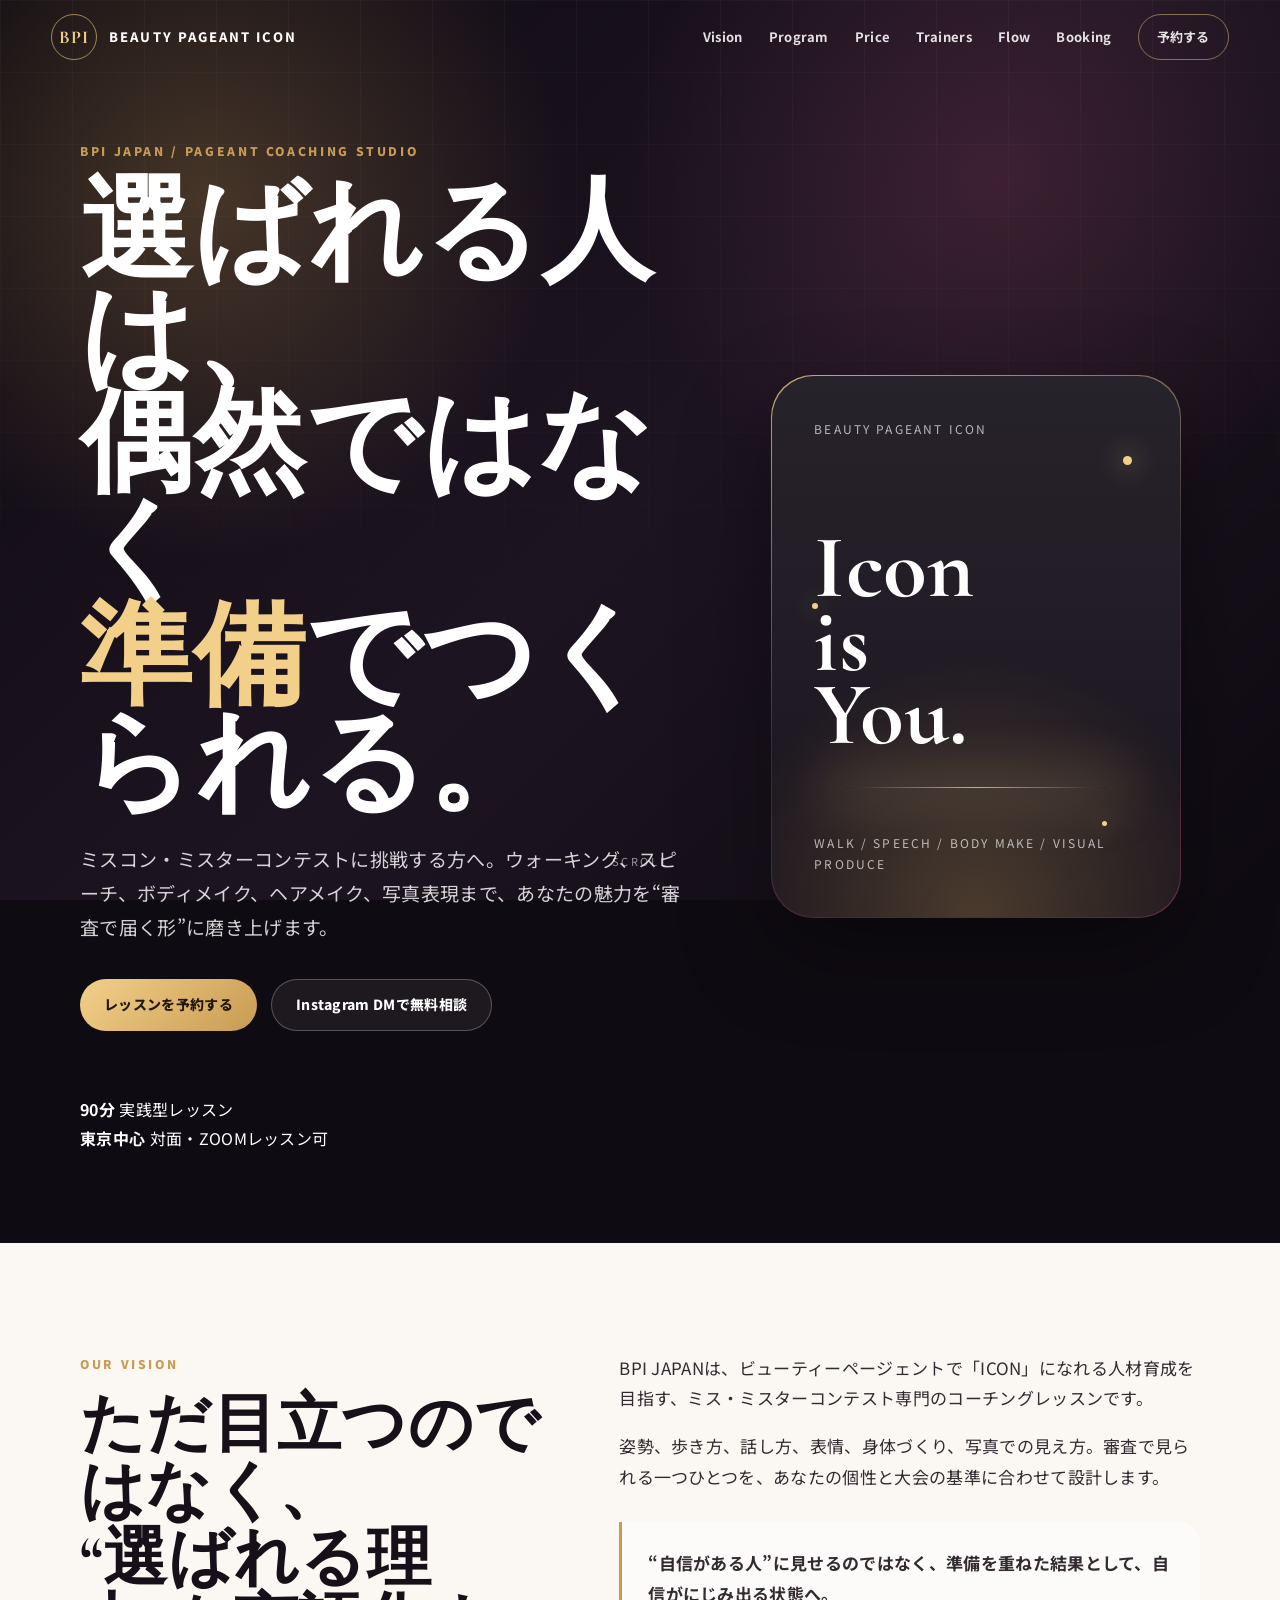
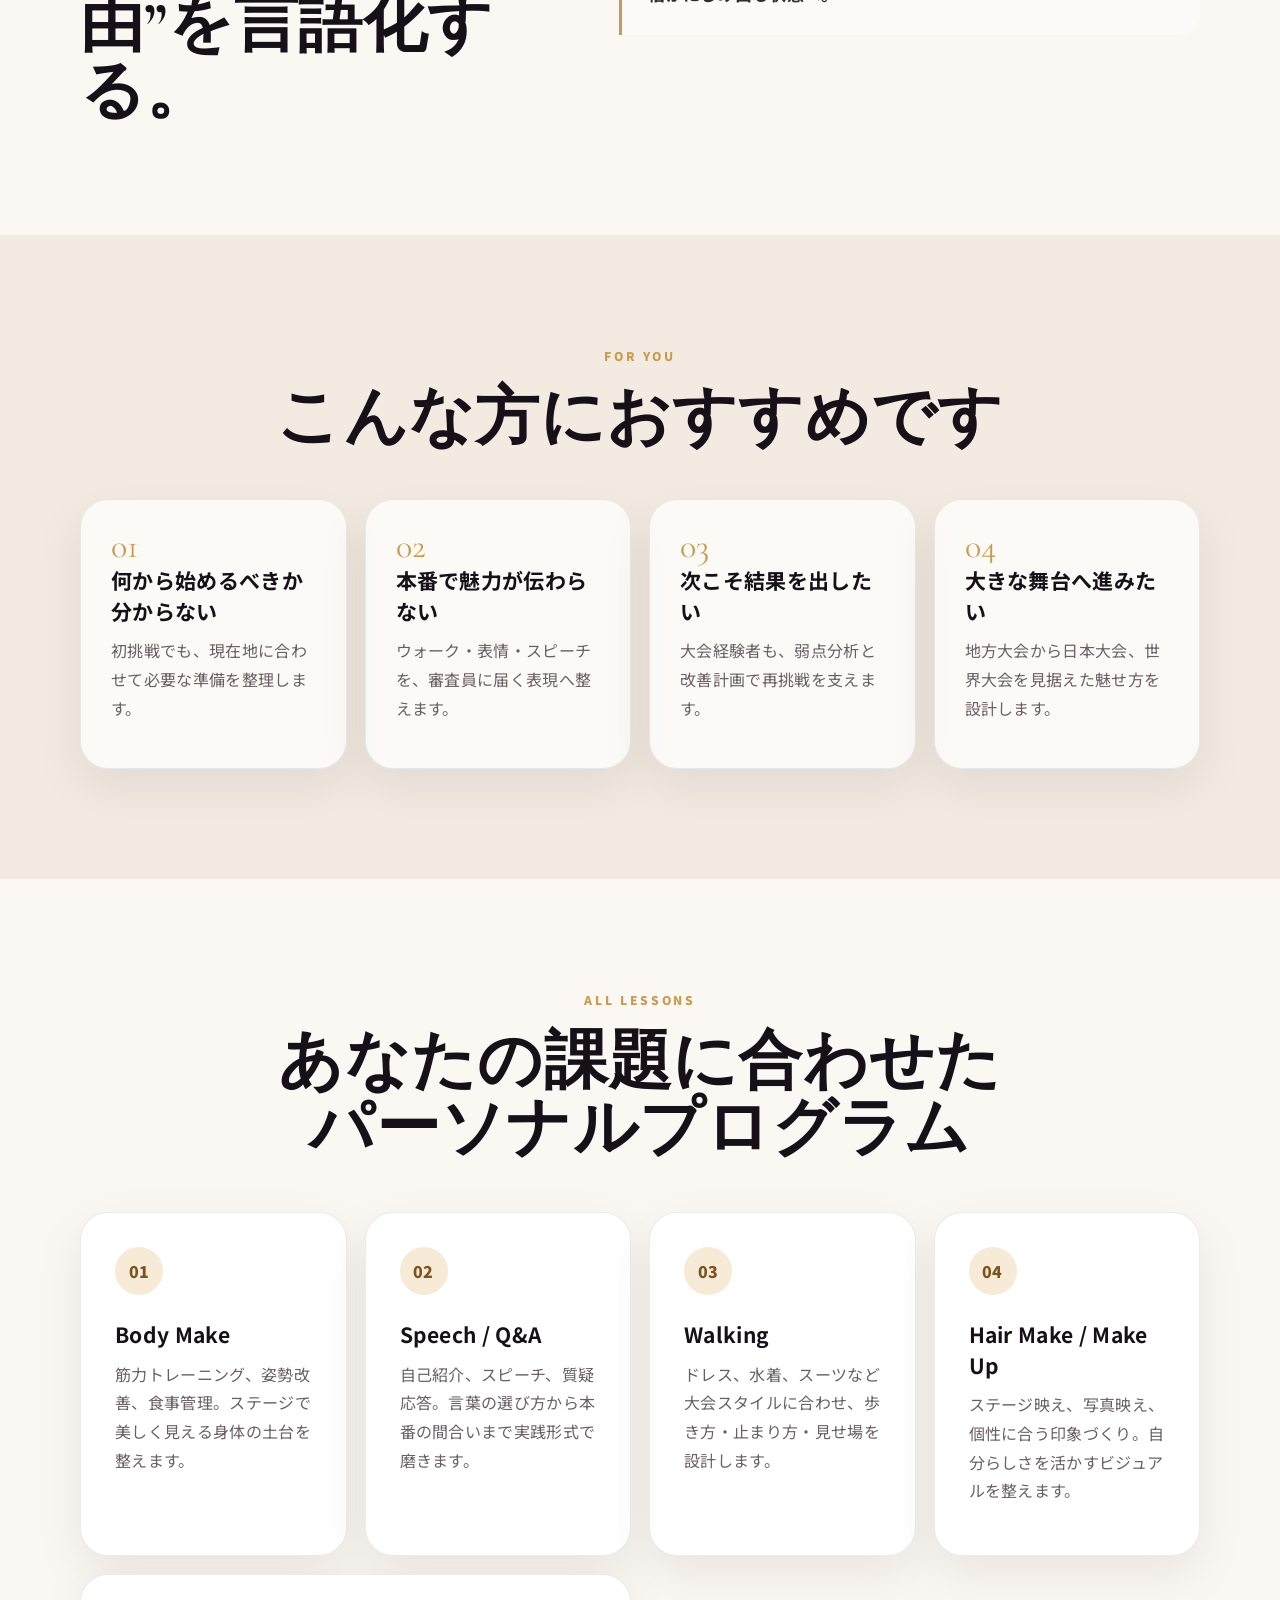
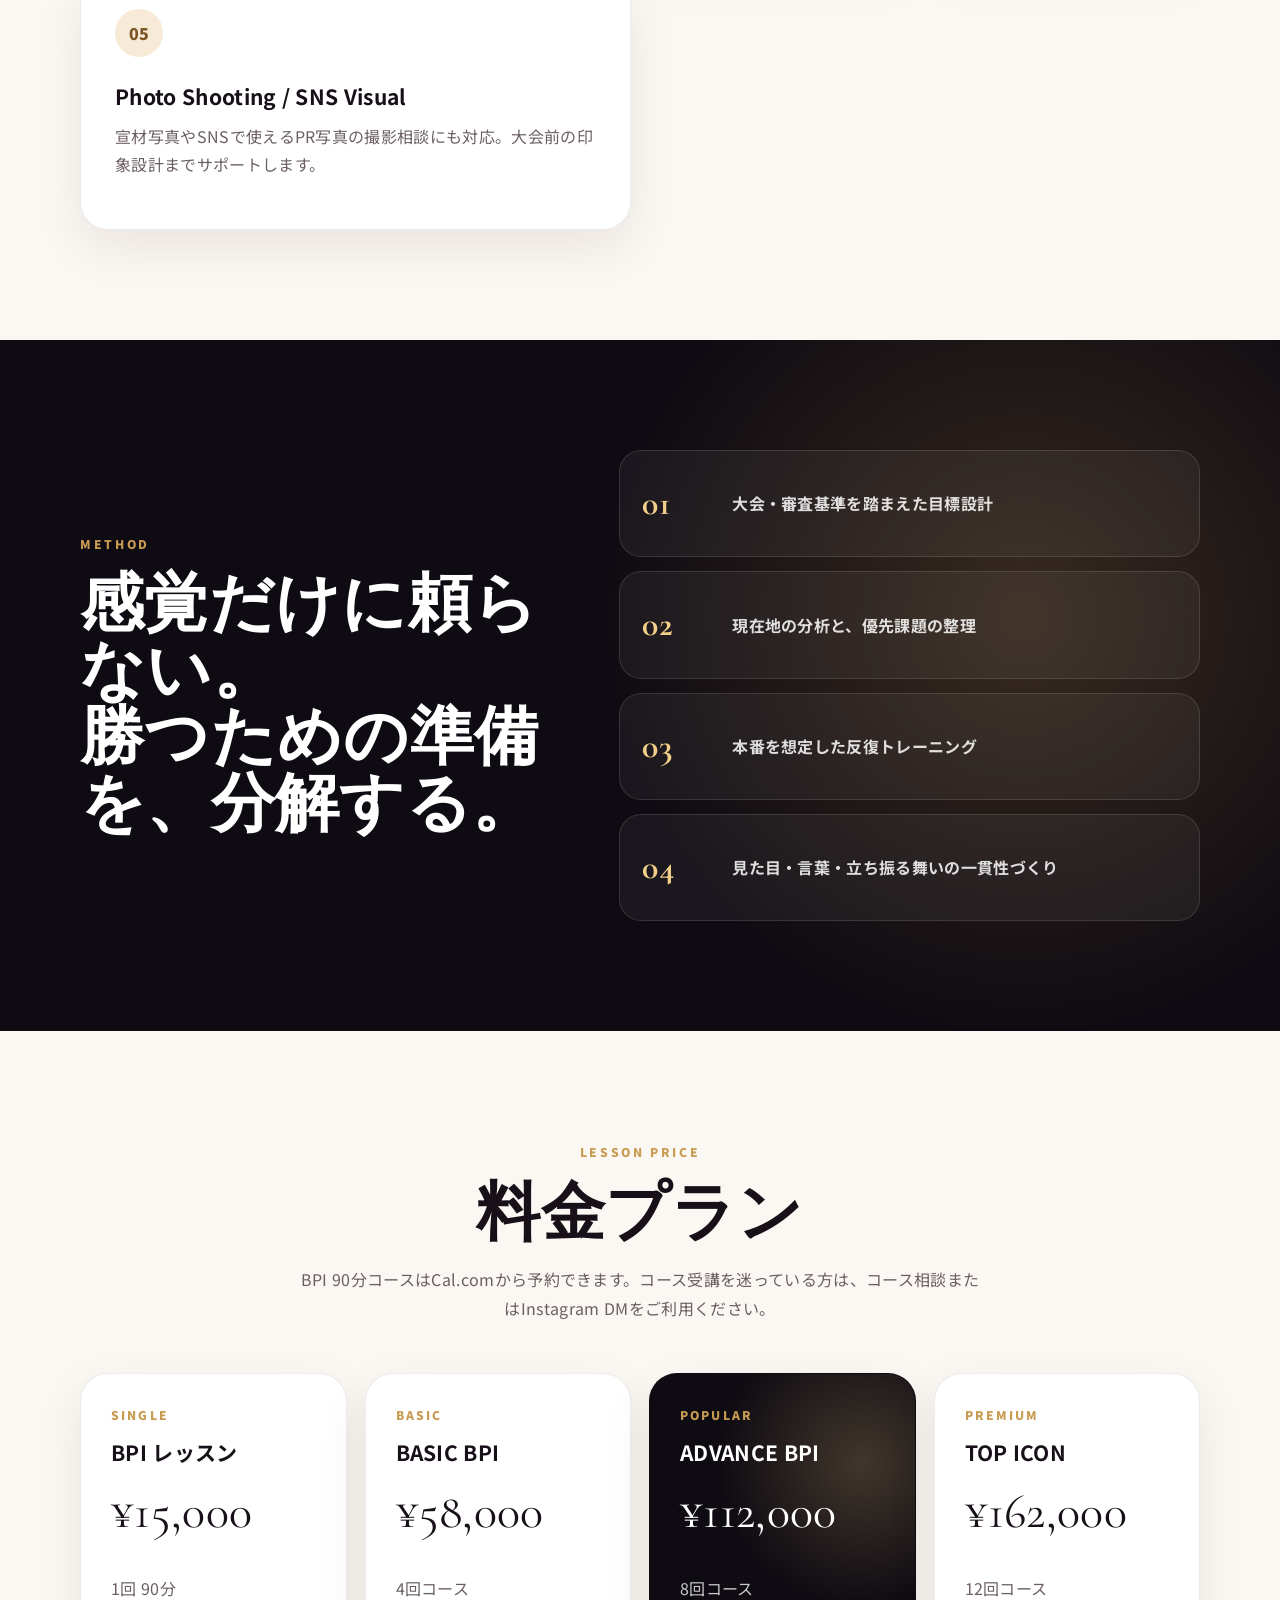
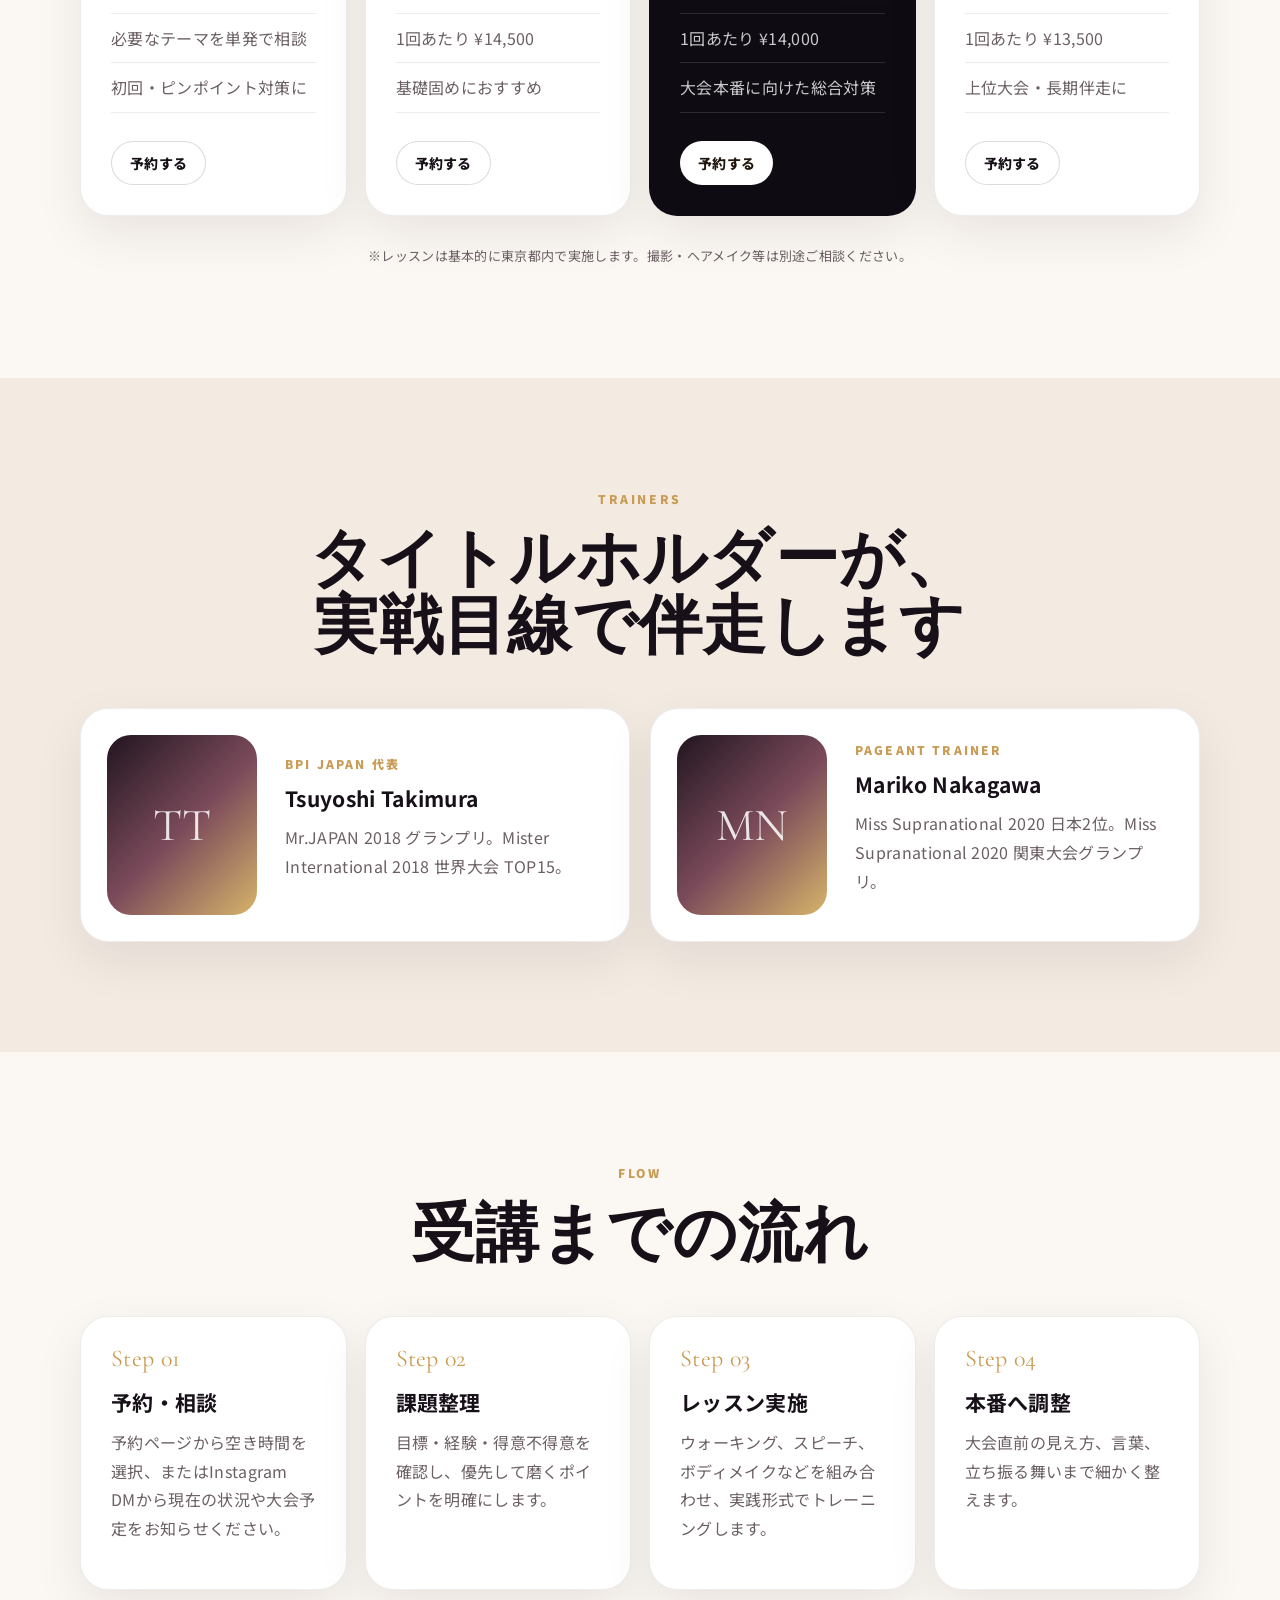
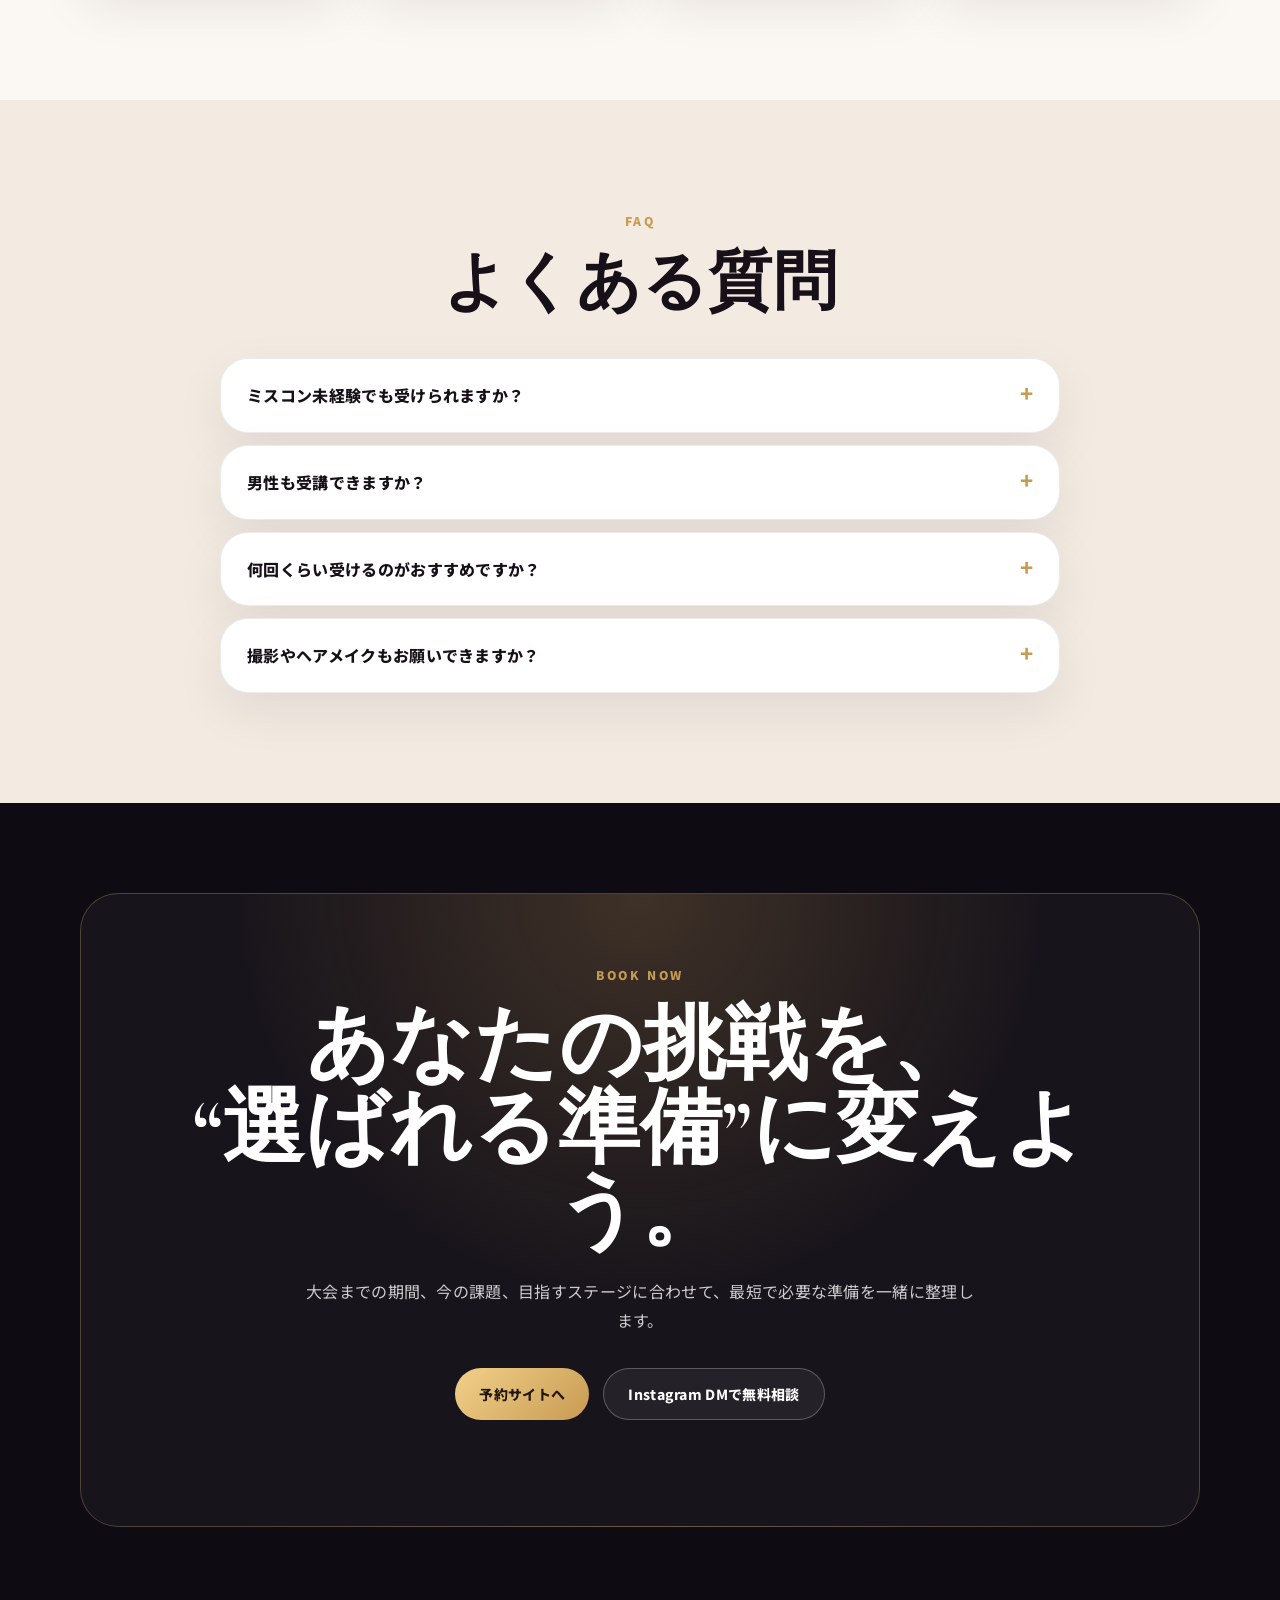
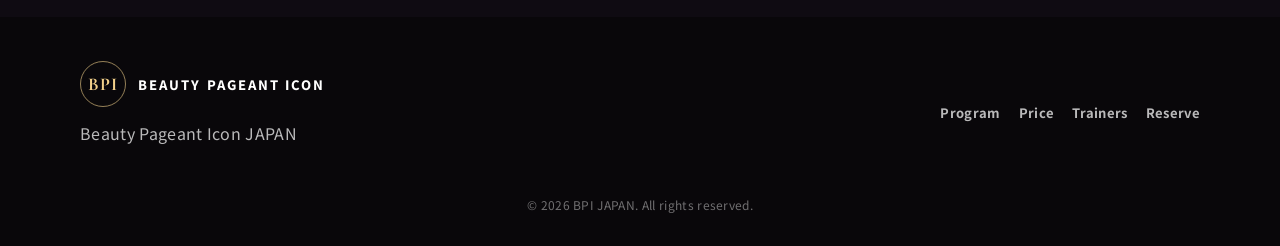
<file: index.html>
<!doctype html>
<html lang="ja">
<head>
  <meta charset="utf-8" />
  <meta name="viewport" content="width=device-width, initial-scale=1" />
  <title>BPI JAPAN｜ミスコン・ミスターコンテスト専門コーチング</title>
  <meta name="description" content="BPI JAPANは、ミスコン・ミスターコンテストに挑戦する方のための専門コーチング。ウォーキング、スピーチ、ボディメイク、ヘアメイク、宣材撮影まで、結果につながる準備を伴走します。" />
  <meta name="keywords" content="ミスコン, ミスターコン, ミスコン コーチング, ウォーキング レッスン, スピーチ レッスン, BPI JAPAN, ビューティーページェント" />
  <meta name="theme-color" content="#0f0b12" />
  <meta property="og:type" content="website" />
  <meta property="og:title" content="BPI JAPAN｜ミスコン・ミスターコンテスト専門コーチング" />
  <meta property="og:description" content="選ばれる人は、偶然ではなく、準備でつくられる。ミスコン・ミスターコンに挑戦する方のための戦略型パーソナルコーチング。" />
  <meta property="og:image" content="assets/og-image.svg" />
  <link rel="icon" href="assets/favicon.svg" type="image/svg+xml" />
  <link rel="preconnect" href="https://fonts.googleapis.com">
  <link rel="preconnect" href="https://fonts.gstatic.com" crossorigin>
  <link href="https://fonts.googleapis.com/css2?family=Cormorant+Garamond:wght@500;600;700&family=Noto+Sans+JP:wght@400;500;700;900&display=swap" rel="stylesheet">
  <link rel="stylesheet" href="styles.css" />
</head>
<body>
  <header class="site-header" data-header>
    <a class="brand" href="#top" aria-label="BPI JAPAN トップへ">
      <span class="brand-mark">BPI</span>
      <span class="brand-text">Beauty Pageant Icon</span>
    </a>
    <button class="nav-toggle" type="button" aria-label="メニューを開く" aria-expanded="false" data-nav-toggle>
      <span></span><span></span><span></span>
    </button>
    <nav class="site-nav" data-nav>
      <a href="#about">Vision</a>
      <a href="#program">Program</a>
      <a href="#price">Price</a>
      <a href="#trainers">Trainers</a>
      <a href="#flow">Flow</a>
      <a href="booking.html">Booking</a>
      <a class="nav-cta" href="booking.html">予約する</a>
    </nav>
  </header>

  <main id="top">
    <section class="hero section-dark">
      <div class="hero-bg" aria-hidden="true"></div>
      <div class="container hero-grid">
        <div class="hero-copy reveal">
          <p class="eyebrow">BPI JAPAN / Pageant Coaching Studio</p>
          <h1>選ばれる人は、<br>偶然ではなく<br><span>準備</span>でつくられる。</h1>
          <p class="lead">ミスコン・ミスターコンテストに挑戦する方へ。ウォーキング、スピーチ、ボディメイク、ヘアメイク、写真表現まで、あなたの魅力を“審査で届く形”に磨き上げます。</p>
          <div class="hero-actions">
            <a class="button primary" href="booking.html">レッスンを予約する</a>
            <a class="button ghost" href="https://www.instagram.com/bpi_japan/" target="_blank" rel="noopener">Instagram DMで無料相談</a>
          </div>
          <div class="hero-stats" aria-label="BPI JAPANの特徴">
          </div>
　　　　　　　<div class="hero-stat">
         <strong>90分</strong>
         <span>実践型レッスン</span>
         </div>
         <div class="hero-stat">
         <strong>東京中心</strong>
         <span>対面・ZOOMレッスン可</span>
        </div>
        </div>
        <div class="hero-visual reveal" aria-label="ページェントのステージをイメージしたビジュアル">
          <div class="stage-card">
            <span class="spark spark-a"></span>
            <span class="spark spark-b"></span>
            <span class="spark spark-c"></span>
            <div class="stage-card-inner">
              <p>Beauty Pageant Icon</p>
              <h2>Icon<br>is<br>You.</h2>
              <span>Walk / Speech / Body Make / Visual Produce</span>
            </div>
          </div>
        </div>
      </div>
      <a class="scroll-cue" href="#about" aria-label="下へスクロール">Scroll</a>
    </section>

    <section id="about" class="section intro">
      <div class="container two-col">
        <div class="section-heading reveal">
          <p class="eyebrow">Our Vision</p>
          <h2>ただ目立つのではなく、<br>“選ばれる理由”を言語化する。</h2>
        </div>
        <div class="intro-copy reveal">
          <p>BPI JAPANは、ビューティーページェントで「ICON」になれる人材育成を目指す、ミス・ミスターコンテスト専門のコーチングレッスンです。</p>
          <p>姿勢、歩き方、話し方、表情、身体づくり、写真での見え方。審査で見られる一つひとつを、あなたの個性と大会の基準に合わせて設計します。</p>
          <p class="quote">“自信がある人”に見せるのではなく、準備を重ねた結果として、自信がにじみ出る状態へ。</p>
        </div>
      </div>
    </section>

    <section class="section problem section-muted">
      <div class="container">
        <div class="section-heading center reveal">
          <p class="eyebrow">For You</p>
          <h2>こんな方におすすめです</h2>
        </div>
        <div class="cards four">
          <article class="card reveal"><span>01</span><h3>何から始めるべきか分からない</h3><p>初挑戦でも、現在地に合わせて必要な準備を整理します。</p></article>
          <article class="card reveal"><span>02</span><h3>本番で魅力が伝わらない</h3><p>ウォーク・表情・スピーチを、審査員に届く表現へ整えます。</p></article>
          <article class="card reveal"><span>03</span><h3>次こそ結果を出したい</h3><p>大会経験者も、弱点分析と改善計画で再挑戦を支えます。</p></article>
          <article class="card reveal"><span>04</span><h3>大きな舞台へ進みたい</h3><p>地方大会から日本大会、世界大会を見据えた魅せ方を設計します。</p></article>
        </div>
      </div>
    </section>

    <section id="program" class="section program">
      <div class="container">
        <div class="section-heading center reveal">
          <p class="eyebrow">All Lessons</p>
          <h2>あなたの課題に合わせた<br>パーソナルプログラム</h2>
        </div>
        <div class="lesson-grid">
          <article class="lesson reveal">
            <div class="lesson-icon">01</div>
            <h3>Body Make</h3>
            <p>筋力トレーニング、姿勢改善、食事管理。ステージで美しく見える身体の土台を整えます。</p>
          </article>
          <article class="lesson reveal">
            <div class="lesson-icon">02</div>
            <h3>Speech / Q&A</h3>
            <p>自己紹介、スピーチ、質疑応答。言葉の選び方から本番の間合いまで実践形式で磨きます。</p>
          </article>
          <article class="lesson reveal">
            <div class="lesson-icon">03</div>
            <h3>Walking</h3>
            <p>ドレス、水着、スーツなど大会スタイルに合わせ、歩き方・止まり方・見せ場を設計します。</p>
          </article>
          <article class="lesson reveal">
            <div class="lesson-icon">04</div>
            <h3>Hair Make / Make Up</h3>
            <p>ステージ映え、写真映え、個性に合う印象づくり。自分らしさを活かすビジュアルを整えます。</p>
          </article>
          <article class="lesson lesson-wide reveal">
            <div class="lesson-icon">05</div>
            <h3>Photo Shooting / SNS Visual</h3>
            <p>宣材写真やSNSで使えるPR写真の撮影相談にも対応。大会前の印象設計までサポートします。</p>
          </article>
        </div>
      </div>
    </section>

    <section class="section method section-dark">
      <div class="container two-col align-center">
        <div class="section-heading reveal">
          <p class="eyebrow">Method</p>
          <h2>感覚だけに頼らない。<br>勝つための準備を、分解する。</h2>
        </div>
        <div class="method-list reveal">
          <div><strong>01</strong><span>大会・審査基準を踏まえた目標設計</span></div>
          <div><strong>02</strong><span>現在地の分析と、優先課題の整理</span></div>
          <div><strong>03</strong><span>本番を想定した反復トレーニング</span></div>
          <div><strong>04</strong><span>見た目・言葉・立ち振る舞いの一貫性づくり</span></div>
        </div>
      </div>
    </section>

    <section id="price" class="section price">
      <div class="container">
        <div class="section-heading center reveal">
          <p class="eyebrow">Lesson Price</p>
          <h2>料金プラン</h2>
          <p class="section-sub">BPI 90分コースはCal.comから予約できます。コース受講を迷っている方は、コース相談またはInstagram DMをご利用ください。</p>
        </div>
        <div class="pricing-grid">
          <article class="price-card reveal">
            <p class="plan-label">Single</p>
            <h3>BPI レッスン</h3>
            <p class="price-text">¥15,000</p>
            <ul><li>1回 90分</li><li>必要なテーマを単発で相談</li><li>初回・ピンポイント対策に</li></ul>
            <a class="button small" href="booking.html">予約する</a>
          </article>
          <article class="price-card reveal">
            <p class="plan-label">Basic</p>
            <h3>BASIC BPI</h3>
            <p class="price-text">¥58,000</p>
            <ul><li>4回コース</li><li>1回あたり ¥14,500</li><li>基礎固めにおすすめ</li></ul>
            <a class="button small" href="booking.html">予約する</a>
          </article>
          <article class="price-card featured reveal">
            <p class="plan-label">Popular</p>
            <h3>ADVANCE BPI</h3>
            <p class="price-text">¥112,000</p>
            <ul><li>8回コース</li><li>1回あたり ¥14,000</li><li>大会本番に向けた総合対策</li></ul>
            <a class="button primary small" href="booking.html">予約する</a>
          </article>
          <article class="price-card reveal">
            <p class="plan-label">Premium</p>
            <h3>TOP ICON</h3>
            <p class="price-text">¥162,000</p>
            <ul><li>12回コース</li><li>1回あたり ¥13,500</li><li>上位大会・長期伴走に</li></ul>
            <a class="button small" href="booking.html">予約する</a>
          </article>
        </div>
        <p class="note reveal">※レッスンは基本的に東京都内で実施します。撮影・ヘアメイク等は別途ご相談ください。</p>
      </div>
    </section>

    <section id="trainers" class="section trainers section-muted">
      <div class="container">
        <div class="section-heading center reveal">
          <p class="eyebrow">Trainers</p>
          <h2>タイトルホルダーが、<br>実戦目線で伴走します</h2>
        </div>
        <div class="trainer-grid">
          <article class="trainer-card reveal">
            <div class="trainer-photo placeholder" role="img" aria-label="Tsuyoshi Takimuraのプロフィール写真差し替え枠"><span>TT</span></div>
            <div>
              <p class="role">BPI JAPAN 代表</p>
              <h3>Tsuyoshi Takimura</h3>
              <p>Mr.JAPAN 2018 グランプリ。Mister International 2018 世界大会 TOP15。</p>
            </div>
          </article>
          <article class="trainer-card reveal">
            <div class="trainer-photo placeholder" role="img" aria-label="Mariko Nakagawaのプロフィール写真差し替え枠"><span>MN</span></div>
            <div>
              <p class="role">Pageant Trainer</p>
              <h3>Mariko Nakagawa</h3>
              <p>Miss Supranational 2020 日本2位。Miss Supranational 2020 関東大会グランプリ。</p>
            </div>
          </article>
        </div>
      </div>
    </section>

    <section id="flow" class="section flow">
      <div class="container">
        <div class="section-heading center reveal">
          <p class="eyebrow">Flow</p>
          <h2>受講までの流れ</h2>
        </div>
        <div class="timeline">
          <div class="timeline-item reveal"><span>Step 01</span><h3>予約・相談</h3><p>予約ページから空き時間を選択、またはInstagram DMから現在の状況や大会予定をお知らせください。</p></div>
          <div class="timeline-item reveal"><span>Step 02</span><h3>課題整理</h3><p>目標・経験・得意不得意を確認し、優先して磨くポイントを明確にします。</p></div>
          <div class="timeline-item reveal"><span>Step 03</span><h3>レッスン実施</h3><p>ウォーキング、スピーチ、ボディメイクなどを組み合わせ、実践形式でトレーニングします。</p></div>
          <div class="timeline-item reveal"><span>Step 04</span><h3>本番へ調整</h3><p>大会直前の見え方、言葉、立ち振る舞いまで細かく整えます。</p></div>
        </div>
      </div>
    </section>

    <section class="section faq section-muted">
      <div class="container narrow">
        <div class="section-heading center reveal">
          <p class="eyebrow">FAQ</p>
          <h2>よくある質問</h2>
        </div>
        <div class="faq-list reveal">
          <details>
            <summary>ミスコン未経験でも受けられますか？</summary>
            <p>はい。初挑戦の方には、まず大会選び・準備スケジュール・基礎の見せ方から整理します。</p>
          </details>
          <details>
            <summary>男性も受講できますか？</summary>
            <p>はい。ミスターコンテスト向けのスーツウォーク、水着ウォーク、スピーチ対策にも対応しています。</p>
          </details>
          <details>
            <summary>何回くらい受けるのがおすすめですか？</summary>
            <p>目的によって異なります。単発相談なら1回、基礎固めなら4回、本番に向けた総合対策なら8回以上がおすすめです。</p>
          </details>
          <details>
            <summary>撮影やヘアメイクもお願いできますか？</summary>
            <p>宣材写真やSNS用のPR写真、ヘアメイク講座は別途相談可能です。予約時に希望をお伝えください。</p>
          </details>
        </div>
      </div>
    </section>

    <section id="contact" class="section cta section-dark">
      <div class="container cta-box reveal">
        <p class="eyebrow">Book Now</p>
        <h2>あなたの挑戦を、<br>“選ばれる準備”に変えよう。</h2>
        <p>大会までの期間、今の課題、目指すステージに合わせて、最短で必要な準備を一緒に整理します。</p>
        <div class="hero-actions center-actions">
          <a class="button primary" href="booking.html">予約サイトへ</a>
          <a class="button ghost" href="https://www.instagram.com/bpi_japan/" target="_blank" rel="noopener">Instagram DMで無料相談</a>
        </div>
      </div>
    </section>
  </main>

  <footer class="site-footer">
    <div class="container footer-grid">
      <div>
        <a class="brand footer-brand" href="#top"><span class="brand-mark">BPI</span><span class="brand-text">Beauty Pageant Icon</span></a>
        <p>Beauty Pageant Icon JAPAN</p>
      </div>
      <div class="footer-links">
        <a href="#program">Program</a>
        <a href="#price">Price</a>
        <a href="#trainers">Trainers</a>
        <a href="booking.html">Reserve</a>
      </div>
    </div>
    <p class="copyright">© <span data-year></span> BPI JAPAN. All rights reserved.</p>
  </footer>

  <script src="script.js"></script>
</body>
</html>
</file>
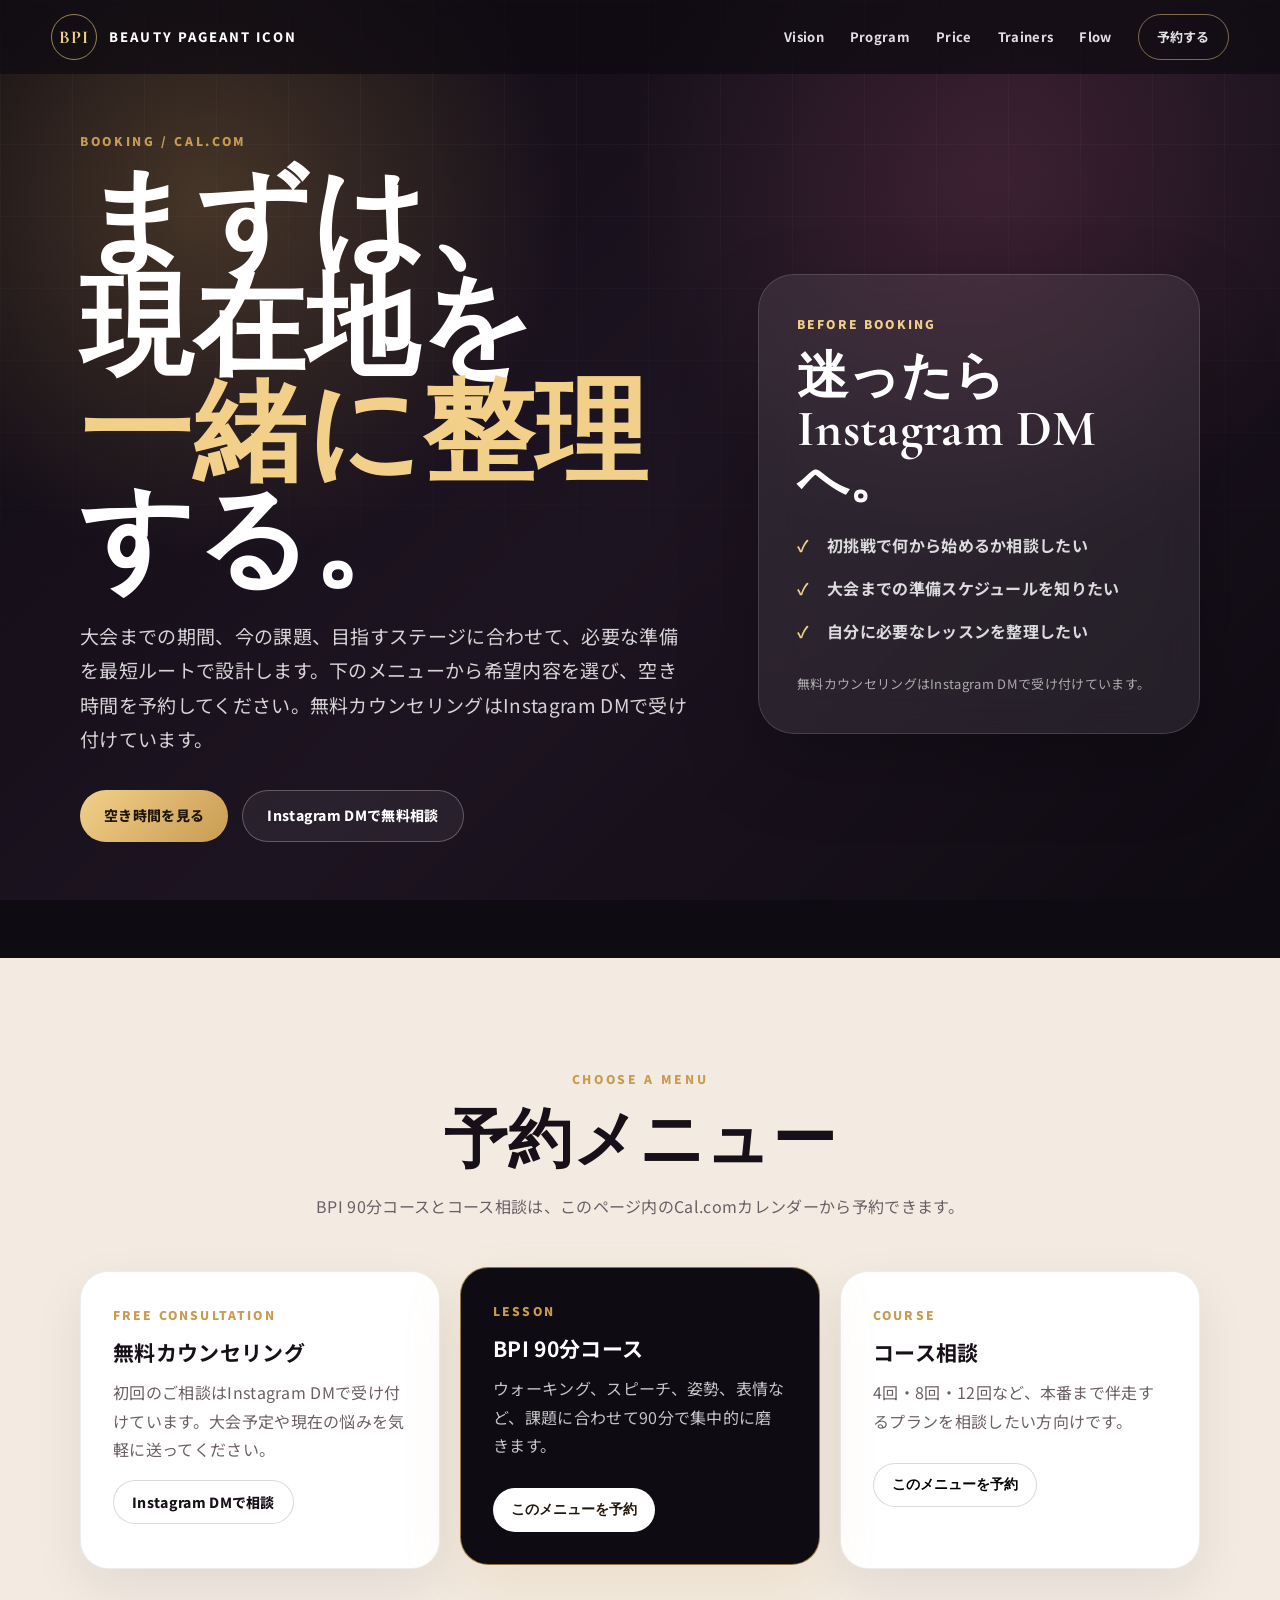
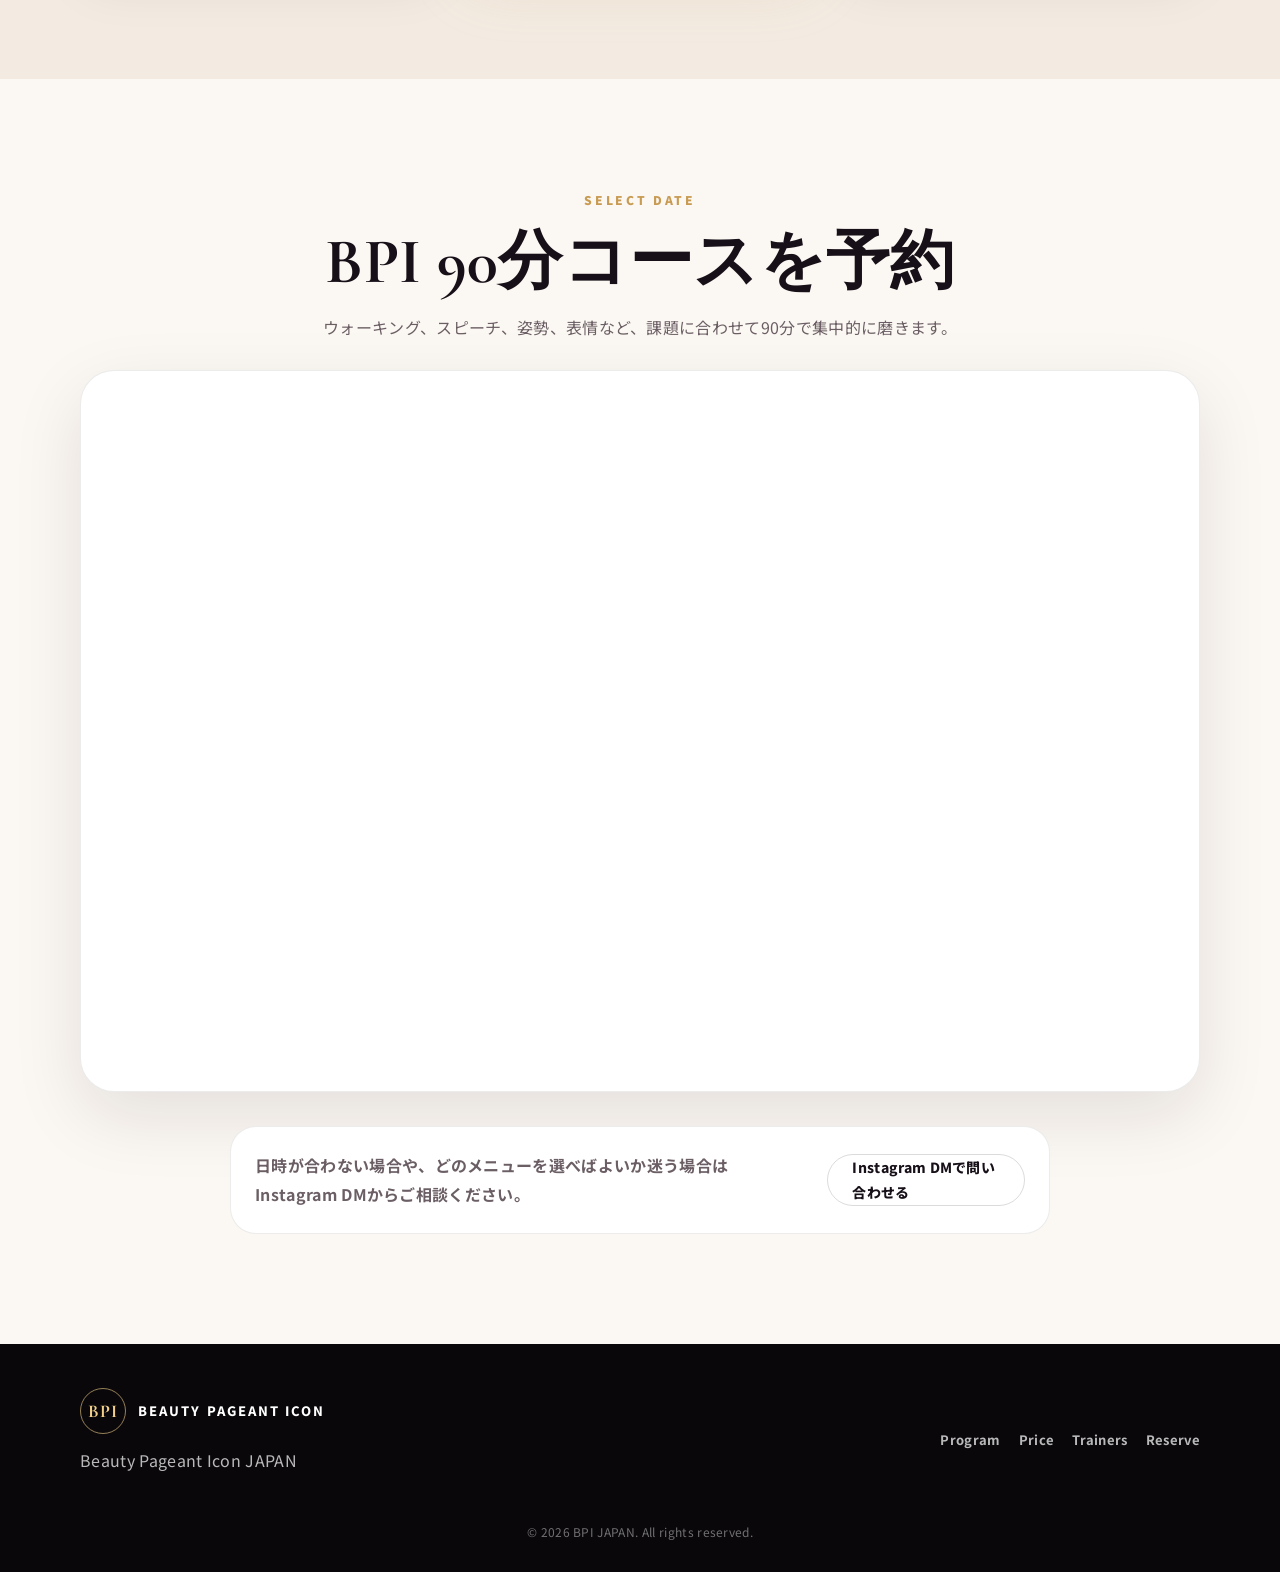
<file: booking.html>
<!doctype html>
<html lang="ja">
<head>
  <meta charset="utf-8" />
  <meta name="viewport" content="width=device-width, initial-scale=1" />
  <title>予約｜BPI JAPAN</title>
  <meta name="description" content="BPI JAPANのレッスン予約ページ。BPI 90分コース、コース相談の予約はこちらから。無料カウンセリングはInstagram DMで受け付けています。" />
  <meta name="theme-color" content="#0f0b12" />
  <meta property="og:type" content="website" />
  <meta property="og:title" content="予約｜BPI JAPAN" />
  <meta property="og:description" content="ミスコン・ミスターコンテスト専門コーチングの予約ページ。BPI 90分コースとコース相談はCal.comからご予約いただけます。" />
  <meta property="og:image" content="assets/og-image.svg" />
  <link rel="icon" href="assets/favicon.svg" type="image/svg+xml" />
  <link rel="preconnect" href="https://fonts.googleapis.com">
  <link rel="preconnect" href="https://fonts.gstatic.com" crossorigin>
  <link href="https://fonts.googleapis.com/css2?family=Cormorant+Garamond:wght@500;600;700&family=Noto+Sans+JP:wght@400;500;700;900&display=swap" rel="stylesheet">
  <link rel="stylesheet" href="styles.css" />
</head>
<body class="booking-page">
  <header class="site-header" data-header>
    <a class="brand" href="index.html#top" aria-label="BPI JAPAN トップへ">
      <span class="brand-mark">BPI</span>
      <span class="brand-text">Beauty Pageant Icon</span>
    </a>
    <button class="nav-toggle" type="button" aria-label="メニューを開く" aria-expanded="false" data-nav-toggle>
      <span></span><span></span><span></span>
    </button>
    <nav class="site-nav" data-nav>
      <a href="index.html#about">Vision</a>
      <a href="index.html#program">Program</a>
      <a href="index.html#price">Price</a>
      <a href="index.html#trainers">Trainers</a>
      <a href="index.html#flow">Flow</a>
      <a class="nav-cta" href="#cal-booking">予約する</a>
    </nav>
  </header>

  <main id="top">
    <section class="booking-hero section-dark">
      <div class="hero-bg" aria-hidden="true"></div>
      <div class="container booking-hero-grid">
        <div class="hero-copy reveal">
          <p class="eyebrow">Booking / Cal.com</p>
          <h1>まずは、<br>現在地を<br><span>一緒に整理</span>する。</h1>
          <p class="lead">大会までの期間、今の課題、目指すステージに合わせて、必要な準備を最短ルートで設計します。下のメニューから希望内容を選び、空き時間を予約してください。無料カウンセリングはInstagram DMで受け付けています。</p>
          <div class="hero-actions">
            <a class="button primary" href="#cal-booking">空き時間を見る</a>
            <a class="button ghost" href="https://www.instagram.com/bpi_japan/" data-instagram-link target="_blank" rel="noopener">Instagram DMで無料相談</a>
          </div>
        </div>
        <div class="booking-panel reveal" aria-label="予約前の案内">
          <p class="panel-label">Before Booking</p>
          <h2>迷ったらInstagram DMへ。</h2>
          <ul class="check-list">
            <li>初挑戦で何から始めるか相談したい</li>
            <li>大会までの準備スケジュールを知りたい</li>
            <li>自分に必要なレッスンを整理したい</li>
          </ul>
          <p class="booking-mini-note">無料カウンセリングはInstagram DMで受け付けています。</p>
        </div>
      </div>
    </section>

    <section class="section booking-menu section-muted">
      <div class="container">
        <div class="section-heading center reveal">
          <p class="eyebrow">Choose a Menu</p>
          <h2>予約メニュー</h2>
          <p class="section-sub">BPI 90分コースとコース相談は、このページ内のCal.comカレンダーから予約できます。</p>
        </div>
        <div class="booking-card-grid three-cards">
          <article class="booking-card reveal" data-booking-card="instagram">
            <p class="plan-label">Free Consultation</p>
            <h3>無料カウンセリング</h3>
            <p>初回のご相談はInstagram DMで受け付けています。大会予定や現在の悩みを気軽に送ってください。</p>
            <a class="button small" href="https://www.instagram.com/bpi_japan/" data-instagram-link target="_blank" rel="noopener">Instagram DMで相談</a>
          </article>
          <article class="booking-card featured reveal" data-booking-card="lesson">
            <p class="plan-label">Lesson</p>
            <h3>BPI 90分コース</h3>
            <p>ウォーキング、スピーチ、姿勢、表情など、課題に合わせて90分で集中的に磨きます。</p>
            <button class="button primary small booking-select" type="button" data-cal-event="lesson">このメニューを予約</button>
          </article>
          <article class="booking-card reveal" data-booking-card="course">
            <p class="plan-label">Course</p>
            <h3>コース相談</h3>
            <p>4回・8回・12回など、本番まで伴走するプランを相談したい方向けです。</p>
            <button class="button small booking-select" type="button" data-cal-event="course">このメニューを予約</button>
          </article>
        </div>
      </div>
    </section>

    <section id="cal-booking" class="section cal-section">
      <div class="container">
        <div class="section-heading center reveal">
          <p class="eyebrow">Select Date</p>
          <h2 data-selected-title>BPI 90分コースを予約</h2>
          <p class="section-sub" data-selected-description>下のカレンダーから希望日時を選択してください。</p>
        </div>

        <div class="setup-alert reveal" data-cal-setup-alert>
          <strong>Cal.comリンク未設定です。</strong>
          <span><code>booking-config.js</code> の <code>username</code> と <code>slug</code> を確認してください。</span>
        </div>

        <div class="cal-shell reveal">
          <div id="my-cal-inline" class="cal-inline" aria-live="polite"></div>
        </div>

        <div class="booking-support reveal">
          <p>日時が合わない場合や、どのメニューを選べばよいか迷う場合はInstagram DMからご相談ください。</p>
          <a class="button" href="https://www.instagram.com/bpi_japan/" data-instagram-link target="_blank" rel="noopener">Instagram DMで問い合わせる</a>
        </div>
      </div>
    </section>
  </main>

  <footer class="site-footer">
    <div class="container footer-grid">
      <div>
        <a class="brand footer-brand" href="index.html#top"><span class="brand-mark">BPI</span><span class="brand-text">Beauty Pageant Icon</span></a>
        <p>Beauty Pageant Icon JAPAN</p>
      </div>
      <div class="footer-links">
        <a href="index.html#program">Program</a>
        <a href="index.html#price">Price</a>
        <a href="index.html#trainers">Trainers</a>
        <a href="#cal-booking">Reserve</a>
      </div>
    </div>
    <p class="copyright">© <span data-year></span> BPI JAPAN. All rights reserved.</p>
  </footer>

  <script src="script.js"></script>
  <script src="booking-config.js"></script>
  <script src="booking.js"></script>
</body>
</html>
</file>
<file: styles.css>
:root {
  --bg: #fbf7f2;
  --ink: #171018;
  --muted: #6b5f65;
  --dark: #0f0b12;
  --dark-2: #1d1421;
  --line: rgba(23, 16, 24, .12);
  --gold: #c89b52;
  --gold-2: #f2d08a;
  --rose: #8f425d;
  --white: #fff;
  --shadow: 0 28px 80px rgba(30, 16, 25, .14);
  --radius: 28px;
  --serif: "Cormorant Garamond", "Times New Roman", serif;
  --sans: "Noto Sans JP", system-ui, -apple-system, BlinkMacSystemFont, sans-serif;
}

* { box-sizing: border-box; }
html { scroll-behavior: smooth; }
body {
  margin: 0;
  font-family: var(--sans);
  color: var(--ink);
  background: var(--bg);
  line-height: 1.8;
  letter-spacing: .02em;
}
a { color: inherit; text-decoration: none; }
img { max-width: 100%; display: block; }
.container { width: min(1120px, calc(100% - 40px)); margin: 0 auto; }
.narrow { width: min(840px, calc(100% - 40px)); }
.section { padding: 110px 0; position: relative; }
.section-dark { background: var(--dark); color: var(--white); }
.section-muted { background: #f3ebe2; }

.site-header {
  position: fixed;
  inset: 0 0 auto 0;
  z-index: 100;
  height: 74px;
  display: flex;
  align-items: center;
  justify-content: space-between;
  padding: 0 clamp(20px, 4vw, 54px);
  color: #fff;
  transition: background .25s ease, backdrop-filter .25s ease, border .25s ease;
}
.site-header.is-scrolled {
  background: rgba(15, 11, 18, .78);
  backdrop-filter: blur(18px);
  border-bottom: 1px solid rgba(255,255,255,.08);
}
.brand { display: flex; align-items: center; gap: 12px; font-weight: 800; }
.brand-mark {
  width: 46px;
  height: 46px;
  display: grid;
  place-items: center;
  border: 1px solid rgba(242, 208, 138, .6);
  border-radius: 50%;
  color: var(--gold-2);
  font-family: var(--serif);
  font-size: 18px;
  letter-spacing: .06em;
}
.brand-text { font-size: 13px; text-transform: uppercase; letter-spacing: .16em; }
.site-nav { display: flex; align-items: center; gap: 26px; font-size: 13px; font-weight: 700; }
.site-nav a { opacity: .88; transition: opacity .2s, color .2s; }
.site-nav a:hover { opacity: 1; color: var(--gold-2); }
.nav-cta {
  padding: 10px 18px;
  border: 1px solid rgba(242, 208, 138, .55);
  border-radius: 999px;
}
.nav-toggle { display: none; background: none; border: 0; padding: 0; width: 36px; height: 36px; }
.nav-toggle span { display: block; height: 2px; margin: 7px 0; background: #fff; transition: transform .2s, opacity .2s; }

.hero {
  min-height: 100vh;
  display: grid;
  align-items: center;
  overflow: hidden;
  padding: 140px 0 90px;
}
.hero-bg {
  position: absolute;
  inset: 0;
  background:
    radial-gradient(circle at 16% 22%, rgba(200,155,82,.28), transparent 28%),
    radial-gradient(circle at 78% 20%, rgba(143,66,93,.28), transparent 30%),
    linear-gradient(135deg, #0f0b12 0%, #1d1421 52%, #0f0b12 100%);
}
.hero-bg::before {
  content: "";
  position: absolute;
  inset: 0;
  background-image: linear-gradient(rgba(255,255,255,.035) 1px, transparent 1px), linear-gradient(90deg, rgba(255,255,255,.035) 1px, transparent 1px);
  background-size: 72px 72px;
  mask-image: linear-gradient(to bottom, rgba(0,0,0,.9), transparent 85%);
}
.hero-grid {
  position: relative;
  display: grid;
  grid-template-columns: minmax(0, 1.05fr) minmax(320px, .78fr);
  gap: 70px;
  align-items: center;
}
.eyebrow {
  margin: 0 0 18px;
  color: var(--gold);
  font-size: 12px;
  font-weight: 900;
  letter-spacing: .22em;
  text-transform: uppercase;
}
h1, h2, h3, p { margin-top: 0; }
h1 {
  margin-bottom: 24px;
  font-family: var(--serif);
  font-weight: 700;
  line-height: .95;
  font-size: clamp(56px, 9vw, 112px);
  letter-spacing: .01em;
}
h1 span { color: var(--gold-2); }
.lead { max-width: 650px; color: rgba(255,255,255,.82); font-size: clamp(16px, 2vw, 19px); }
.hero-actions { display: flex; flex-wrap: wrap; gap: 14px; margin: 34px 0 36px; }
.button {
  display: inline-flex;
  align-items: center;
  justify-content: center;
  min-height: 52px;
  padding: 0 24px;
  border-radius: 999px;
  font-weight: 800;
  font-size: 14px;
  border: 1px solid rgba(23, 16, 24, .15);
  transition: transform .2s ease, box-shadow .2s ease, background .2s ease;
}
.button:hover { transform: translateY(-2px); box-shadow: 0 18px 34px rgba(0,0,0,.16); }
.button.primary { background: linear-gradient(135deg, var(--gold-2), var(--gold)); color: #21160b; border: 0; }
.button.ghost { border-color: rgba(255,255,255,.26); color: #fff; background: rgba(255,255,255,.06); }
.button.small { min-height: 44px; padding: 0 18px; background: #fff; }
.hero-stats { display: flex; gap: 28px; color: rgba(255,255,255,.72); }
.hero-stats strong { display: block; color: #fff; font-family: var(--serif); font-size: 32px; line-height: 1; }
.hero-stats span { font-size: 12px; }
.hero-visual { display: flex; justify-content: center; }
.stage-card {
  position: relative;
  width: min(410px, 100%);
  aspect-ratio: 4 / 5.3;
  border-radius: 42px;
  padding: 1px;
  background: linear-gradient(155deg, rgba(242,208,138,.8), rgba(255,255,255,.12), rgba(143,66,93,.6));
  box-shadow: 0 34px 90px rgba(0,0,0,.34);
}
.stage-card::before {
  content: "";
  position: absolute;
  inset: -24px;
  background: radial-gradient(circle, rgba(242,208,138,.18), transparent 70%);
  border-radius: inherit;
  z-index: -1;
}
.stage-card-inner {
  height: 100%;
  border-radius: inherit;
  padding: 42px;
  background:
    linear-gradient(to bottom, rgba(255,255,255,.08), rgba(255,255,255,.02)),
    radial-gradient(circle at 50% 100%, rgba(200,155,82,.28), transparent 45%),
    #151019;
  display: flex;
  flex-direction: column;
  justify-content: space-between;
  overflow: hidden;
}
.stage-card-inner::after {
  content: "";
  position: absolute;
  left: 18%; right: 18%; bottom: 24%;
  height: 1px;
  background: linear-gradient(90deg, transparent, rgba(242,208,138,.8), transparent);
  box-shadow: 0 0 50px 22px rgba(242,208,138,.12);
}
.stage-card p, .stage-card span { color: rgba(255,255,255,.68); font-size: 12px; letter-spacing: .18em; text-transform: uppercase; }
.stage-card h2 { font-family: var(--serif); font-size: clamp(60px, 7vw, 92px); line-height: .82; margin: 0; color: #fff; }
.spark { position: absolute; width: 9px; height: 9px; border-radius: 50%; background: var(--gold-2); box-shadow: 0 0 26px var(--gold-2); }
.spark-a { top: 15%; right: 12%; }
.spark-b { top: 42%; left: 10%; width: 6px; height: 6px; }
.spark-c { bottom: 17%; right: 18%; width: 5px; height: 5px; }
.scroll-cue { position: absolute; left: 50%; bottom: 28px; transform: translateX(-50%); color: rgba(255,255,255,.55); font-size: 11px; letter-spacing: .24em; text-transform: uppercase; }

.two-col { display: grid; grid-template-columns: .9fr 1.1fr; gap: 64px; }
.align-center { align-items: center; }
.section-heading h2 {
  font-family: var(--serif);
  font-size: clamp(38px, 5vw, 72px);
  line-height: 1.04;
  margin-bottom: 0;
}
.center { text-align: center; }
.section-sub { margin: 18px auto 0; max-width: 680px; color: var(--muted); }
.intro-copy { font-size: 17px; color: #342a31; }
.quote {
  margin-top: 30px;
  padding: 26px;
  border-left: 3px solid var(--gold);
  background: rgba(255,255,255,.54);
  border-radius: 0 22px 22px 0;
  font-weight: 700;
}

.cards.four { display: grid; grid-template-columns: repeat(4, 1fr); gap: 18px; margin-top: 48px; }
.card, .lesson, .price-card, .trainer-card, .timeline-item, .faq-list details {
  background: rgba(255,255,255,.72);
  border: 1px solid rgba(23,16,24,.08);
  border-radius: var(--radius);
  box-shadow: 0 18px 50px rgba(30,16,25,.08);
}
.card { padding: 30px; min-height: 270px; }
.card span, .timeline-item span { color: var(--gold); font-family: var(--serif); font-size: 34px; line-height: 1; }
h3 { font-size: 21px; line-height: 1.45; margin-bottom: 10px; }
.card p, .lesson p, .price-card li, .trainer-card p, .timeline-item p, .faq-list p { color: var(--muted); }

.lesson-grid { display: grid; grid-template-columns: repeat(4, 1fr); gap: 18px; margin-top: 50px; }
.lesson { padding: 34px; background: #fff; }
.lesson-wide { grid-column: span 2; }
.lesson-icon {
  width: 48px; height: 48px; display: grid; place-items: center;
  border-radius: 50%; background: #f7ead7; color: #7b5521; font-weight: 900; margin-bottom: 24px;
}

.method { overflow: hidden; }
.method::before {
  content: "";
  position: absolute; inset: 0;
  background: radial-gradient(circle at 80% 40%, rgba(200,155,82,.22), transparent 38%);
}
.method .container { position: relative; }
.method-list { display: grid; gap: 14px; }
.method-list div { display: grid; grid-template-columns: 72px 1fr; align-items: center; gap: 18px; padding: 22px; border: 1px solid rgba(255,255,255,.12); border-radius: 22px; background: rgba(255,255,255,.05); }
.method-list strong { color: var(--gold-2); font-family: var(--serif); font-size: 34px; }
.method-list span { color: rgba(255,255,255,.85); font-weight: 700; }

.pricing-grid { display: grid; grid-template-columns: repeat(4, 1fr); gap: 18px; margin-top: 50px; }
.price-card { padding: 30px; background: #fff; position: relative; overflow: hidden; }
.price-card.featured { background: var(--dark); color: #fff; transform: translateY(-12px); }
.price-card.featured::before { content: ""; position: absolute; inset: 0; background: radial-gradient(circle at 80% 20%, rgba(242,208,138,.22), transparent 35%); }
.price-card > * { position: relative; }
.plan-label { color: var(--gold); font-size: 12px; font-weight: 900; letter-spacing: .18em; text-transform: uppercase; }
.price-text { font-family: var(--serif); font-size: 48px; line-height: 1; margin: 20px 0 28px; }
.price-card ul { list-style: none; padding: 0; margin: 0 0 28px; }
.price-card li { padding: 10px 0; border-bottom: 1px solid rgba(23,16,24,.08); }
.price-card.featured li { border-color: rgba(255,255,255,.12); color: rgba(255,255,255,.78); }
.note { text-align: center; color: var(--muted); font-size: 13px; margin: 28px 0 0; }

.trainer-grid { display: grid; grid-template-columns: repeat(2, 1fr); gap: 20px; margin-top: 48px; }
.trainer-card { display: grid; grid-template-columns: 150px 1fr; gap: 28px; align-items: center; padding: 26px; background: #fff; }
.trainer-photo { border-radius: 24px; min-height: 180px; background: linear-gradient(135deg, #211520, #7c4b5b 52%, #d7b46a); display: grid; place-items: center; color: rgba(255,255,255,.86); font-family: var(--serif); font-size: 46px; }
.role { color: var(--gold) !important; font-size: 12px; font-weight: 900; letter-spacing: .18em; text-transform: uppercase; margin-bottom: 8px; }

.timeline { display: grid; grid-template-columns: repeat(4, 1fr); gap: 18px; margin-top: 48px; position: relative; }
.timeline-item { padding: 30px; background: #fff; }
.timeline-item span { display: block; font-size: 24px; margin-bottom: 16px; }

.faq-list { display: grid; gap: 12px; margin-top: 42px; }
.faq-list details { padding: 0; overflow: hidden; background: #fff; }
.faq-list summary { cursor: pointer; list-style: none; padding: 22px 26px; font-weight: 800; }
.faq-list summary::-webkit-details-marker { display: none; }
.faq-list summary::after { content: "+"; float: right; color: var(--gold); font-size: 22px; line-height: 1; }
.faq-list details[open] summary::after { content: "−"; }
.faq-list p { padding: 0 26px 24px; margin: 0; }

.cta { padding: 90px 0; }
.cta-box { text-align: center; padding: 70px 30px; border: 1px solid rgba(242,208,138,.25); border-radius: 38px; background: radial-gradient(circle at 50% 0%, rgba(200,155,82,.22), transparent 48%), rgba(255,255,255,.04); }
.cta h2 { font-family: var(--serif); font-size: clamp(42px, 7vw, 82px); line-height: 1.02; margin-bottom: 22px; }
.cta p:not(.eyebrow) { max-width: 680px; margin: 0 auto; color: rgba(255,255,255,.78); }
.center-actions { justify-content: center; }

.site-footer { padding: 44px 0 30px; background: #09070a; color: rgba(255,255,255,.72); }
.footer-grid { display: flex; justify-content: space-between; gap: 28px; align-items: center; }
.footer-brand { color: #fff; margin-bottom: 12px; }
.footer-links { display: flex; flex-wrap: wrap; gap: 18px; font-size: 13px; font-weight: 700; }
.copyright { text-align: center; margin: 30px 0 0; font-size: 12px; color: rgba(255,255,255,.42); }

.reveal { opacity: 0; transform: translateY(18px); transition: opacity .7s ease, transform .7s ease; }
.reveal.is-visible { opacity: 1; transform: none; }

@media (max-width: 980px) {
  .hero-grid, .two-col { grid-template-columns: 1fr; gap: 46px; }
  .hero { padding-top: 120px; }
  .cards.four, .lesson-grid, .pricing-grid, .timeline { grid-template-columns: repeat(2, 1fr); }
  .price-card.featured { transform: none; }
  .trainer-card { grid-template-columns: 120px 1fr; }
  .site-nav {
    position: fixed; top: 74px; left: 16px; right: 16px;
    display: none; flex-direction: column; align-items: stretch; gap: 0;
    padding: 16px; border-radius: 24px; background: rgba(15,11,18,.94); backdrop-filter: blur(20px);
    border: 1px solid rgba(255,255,255,.1);
  }
  .site-nav.is-open { display: flex; }
  .site-nav a { padding: 13px 12px; }
  .nav-toggle { display: block; }
  .nav-toggle.is-open span:nth-child(1) { transform: translateY(9px) rotate(45deg); }
  .nav-toggle.is-open span:nth-child(2) { opacity: 0; }
  .nav-toggle.is-open span:nth-child(3) { transform: translateY(-9px) rotate(-45deg); }
}

@media (max-width: 640px) {
  .container { width: min(100% - 28px, 1120px); }
  .section { padding: 74px 0; }
  .site-header { height: 66px; padding-inline: 14px; }
  .brand-text { display: none; }
  .site-nav { top: 66px; }
  .hero { min-height: auto; padding: 106px 0 70px; }
  h1 { font-size: clamp(52px, 16vw, 74px); }
  .hero-actions { flex-direction: column; }
  .button { width: 100%; }
  .hero-stats { display: grid; grid-template-columns: repeat(3, 1fr); gap: 12px; }
  .hero-stats strong { font-size: 24px; }
  .stage-card { width: 100%; max-width: 330px; }
  .stage-card-inner { padding: 30px; }
  .cards.four, .lesson-grid, .pricing-grid, .trainer-grid, .timeline { grid-template-columns: 1fr; }
  .lesson-wide { grid-column: auto; }
  .trainer-card { grid-template-columns: 1fr; }
  .trainer-photo { min-height: 210px; }
  .method-list div { grid-template-columns: 1fr; gap: 8px; }
  .footer-grid { flex-direction: column; align-items: flex-start; }
}


/* Booking page */
.booking-page .site-header { background: rgba(15,11,18,.76); }
.booking-hero { min-height: 82vh; display: flex; align-items: center; padding: 130px 0 80px; overflow: hidden; }
.booking-hero-grid { position: relative; display: grid; grid-template-columns: minmax(0, 1fr) minmax(320px, .72fr); gap: 64px; align-items: center; }
.booking-panel { padding: 38px; border-radius: 36px; background: rgba(255,255,255,.08); border: 1px solid rgba(255,255,255,.14); box-shadow: 0 30px 80px rgba(0,0,0,.22); backdrop-filter: blur(20px); }
.panel-label { margin: 0 0 16px; color: var(--gold-2); font-size: 12px; font-weight: 900; letter-spacing: .18em; text-transform: uppercase; }
.booking-panel h2 { font-family: var(--serif); font-size: clamp(34px, 4vw, 56px); line-height: 1.02; margin-bottom: 24px; color: #fff; }
.check-list { list-style: none; padding: 0; margin: 0; display: grid; gap: 14px; }
.check-list li { position: relative; padding-left: 30px; color: rgba(255,255,255,.84); font-weight: 700; }
.check-list li::before { content: "✓"; position: absolute; left: 0; top: 0; color: var(--gold-2); }
.booking-mini-note { margin: 26px 0 0; color: rgba(255,255,255,.62); font-size: 13px; }
.booking-card-grid { display: grid; grid-template-columns: repeat(3, 1fr); gap: 20px; margin-top: 50px; }
.booking-card { padding: 32px; border-radius: var(--radius); background: #fff; border: 1px solid rgba(23,16,24,.08); box-shadow: 0 18px 50px rgba(30,16,25,.08); transition: transform .2s ease, border-color .2s ease, box-shadow .2s ease; }
.booking-card.featured { background: var(--dark); color: #fff; }
.booking-card.featured p:not(.plan-label) { color: rgba(255,255,255,.76); }
.booking-card.is-active { border-color: rgba(200,155,82,.72); box-shadow: 0 22px 60px rgba(200,155,82,.16); transform: translateY(-4px); }
.booking-card p:not(.plan-label) { color: var(--muted); }
.booking-select { margin-top: 12px; cursor: pointer; }
.cal-section { background: var(--cream); }
.setup-alert { display: flex; gap: 10px; flex-wrap: wrap; align-items: center; justify-content: center; margin: 34px auto 18px; padding: 16px 18px; max-width: 920px; border-radius: 18px; background: #fff7e8; border: 1px solid rgba(200,155,82,.34); color: #5a421b; }
.setup-alert[hidden] { display: none; }
.setup-alert code, .cal-placeholder code { padding: 2px 6px; border-radius: 7px; background: rgba(23,16,24,.08); font-family: ui-monospace, SFMono-Regular, Menlo, Monaco, Consolas, monospace; font-size: .92em; }
.cal-shell { margin-top: 28px; border-radius: 34px; overflow: hidden; background: #fff; border: 1px solid rgba(23,16,24,.08); box-shadow: 0 24px 70px rgba(30,16,25,.1); }
.cal-inline { width: 100%; min-height: 720px; overflow: auto; }
.cal-placeholder { min-height: 620px; display: grid; place-content: center; gap: 12px; padding: 34px; text-align: center; background: radial-gradient(circle at 50% 0%, rgba(200,155,82,.12), transparent 42%), #fff; }
.cal-placeholder h3 { max-width: 620px; margin-inline: auto; font-family: var(--serif); font-size: clamp(30px, 4vw, 50px); line-height: 1.1; }
.cal-placeholder p:not(.eyebrow) { max-width: 620px; margin-inline: auto; color: var(--muted); }
.booking-support { margin: 34px auto 0; max-width: 820px; display: flex; justify-content: space-between; align-items: center; gap: 20px; padding: 24px; border-radius: 26px; background: #fff; border: 1px solid rgba(23,16,24,.08); }
.booking-support p { margin: 0; color: var(--muted); font-weight: 700; }

@media (max-width: 980px) {
  .booking-hero-grid, .booking-card-grid { grid-template-columns: 1fr; }
  .booking-hero { padding-top: 118px; }
  .booking-support { align-items: stretch; flex-direction: column; }
}

@media (max-width: 640px) {
  .booking-hero { min-height: auto; padding: 106px 0 70px; }
  .booking-panel { padding: 28px; border-radius: 28px; }
  .cal-inline { min-height: 680px; }
  .setup-alert { align-items: flex-start; justify-content: flex-start; }
}
</file>
